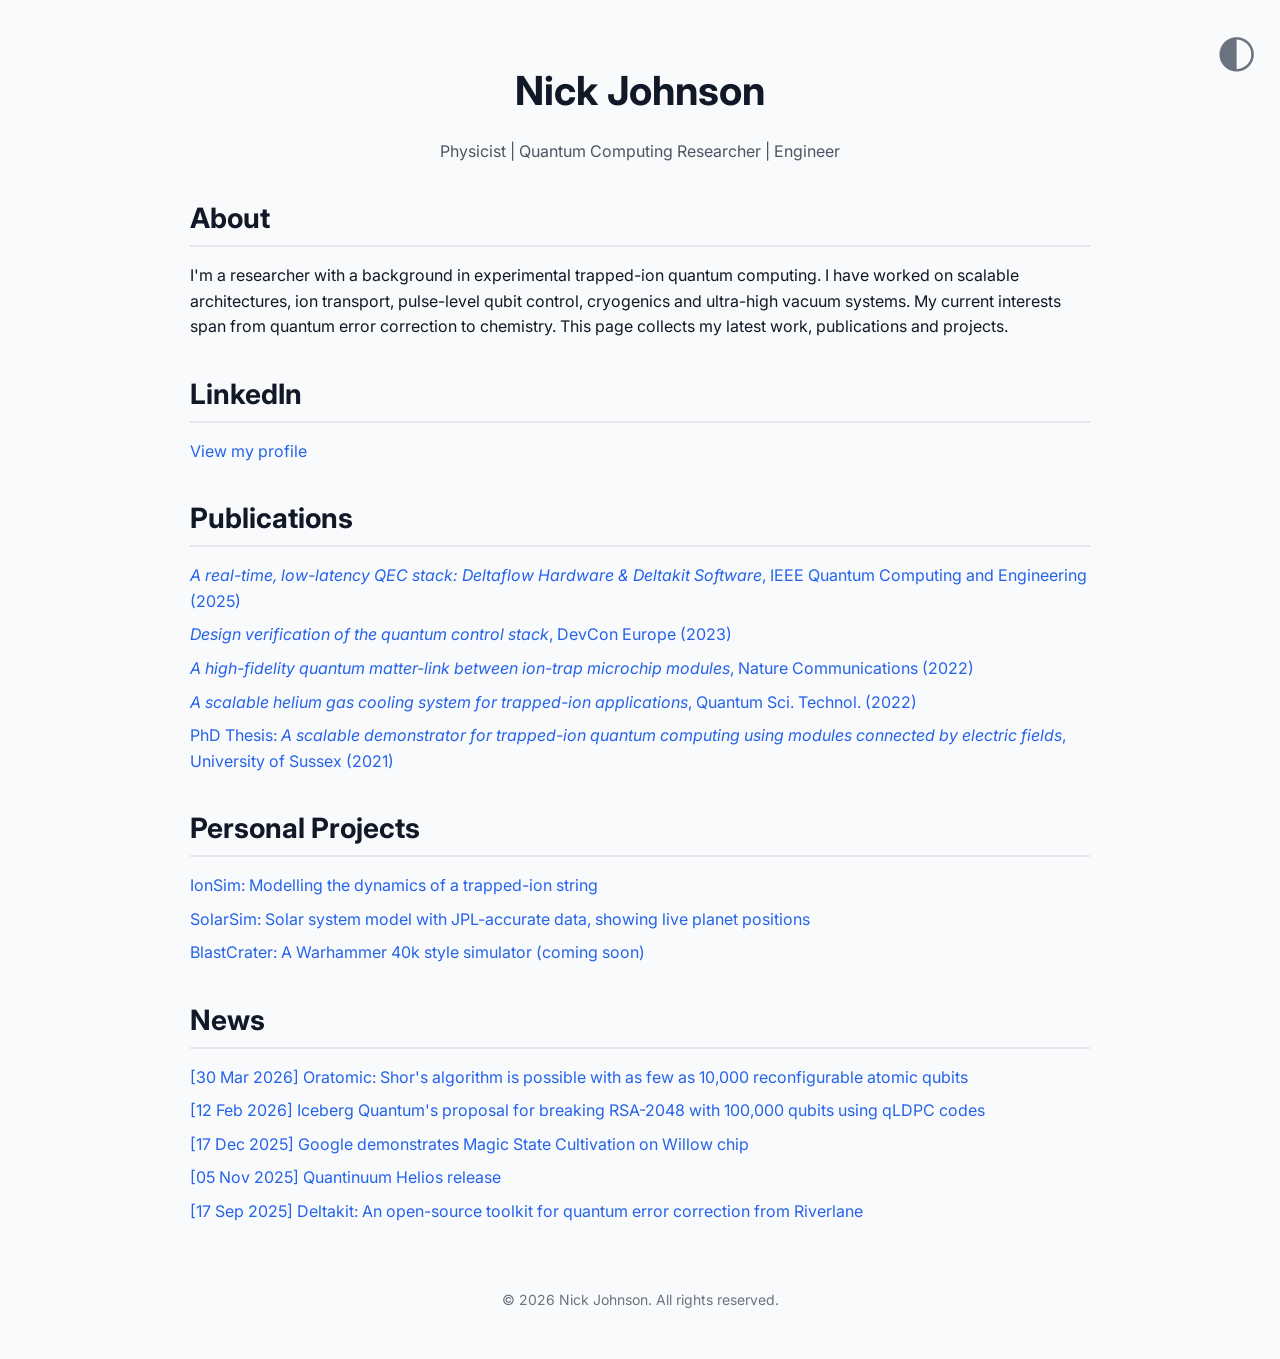
<file: index.html>
<!DOCTYPE html>
<html lang="en">
<head>
  <!-- Google tag (gtag.js) -->
  <script async src="https://www.googletagmanager.com/gtag/js?id=G-VW1NP9LJGQ"></script>
  <script>
    window.dataLayer = window.dataLayer || [];
    function gtag(){dataLayer.push(arguments);}
    gtag('js', new Date());
  
    gtag('config', 'G-VW1NP9LJGQ');
  </script>
  
  <meta charset="UTF-8">
  <meta name="viewport" content="width=device-width, initial-scale=1.0">
  <title>Nick Johnson</title>
  <link href="https://fonts.googleapis.com/css2?family=Inter:wght@400;600;700&display=swap" rel="stylesheet">
  <style>
    body {
      font-family: 'Inter', sans-serif;
      margin: 0;
      padding: 0;
      background-color: #f9fafb;
      color: #111827;
      line-height: 1.6;
      transition: background-color 0.3s, color 0.3s;
    }
    body.dark {
      background-color: #111827;
      color: #f3f4f6;
    }
    a {
      color: #2563eb;
      text-decoration: none;
      transition: color 0.3s;
    }
    body.dark a {
      color: #93c5fd;
    }
    a:hover {
      text-decoration: underline;
    }
    .container {
      max-width: 900px;
      margin: auto;
      padding: 2rem 1rem;
    }
    h1, h2 {
      margin-bottom: 0.5rem;
      font-weight: 700;
    }
    h1 {
      font-size: 2.5rem;
      text-align: center;
    }
    h2 {
      font-size: 1.75rem;
      margin-top: 2rem;
      border-bottom: 2px solid #e5e7eb;
      padding-bottom: 0.25rem;
    }
    body.dark h2 {
      border-color: #374151;
    }
    ul {
      list-style-type: none;
      padding-left: 0;
    }
    li {
      margin-bottom: 0.5rem;
    }
    .section {
      margin-bottom: 2rem;
    }
    .footer {
      text-align: center;
      font-size: 0.875rem;
      color: #6b7280;
      margin-top: 4rem;
      padding-bottom: 1rem;
    }
    body.dark .footer {
      color: #b4bbc7;
    }
    .toggle {
      position: fixed;
      top: 1rem;
      right: 1rem;
      background-color: transparent;
      color: #6b7280;
      border: none;
      padding: 0.5rem;
      border-radius: 50%;
      cursor: pointer;
      font-size: 2.8rem;
      transition: color 0.3s, transform 0.3s;
    }
    .toggle:hover {
      transform: scale(1.1);
    }
    body.dark .toggle {
      color: #d1d5db;
    }
    .subtitle {
      text-align: center;
      color: #4b5563; /* doesn't change in light mode */
    }
    body.dark .subtitle {
      color: #b4bbc7; /* lighter grey in dark mode */
    }
    @media (max-width: 600px) {
      h1 {
        font-size: 2rem;
      }
      h2 {
        font-size: 1.5rem;
      }
      .toggle {
        font-size: 2.4rem;
      }
    }
  </style>
</head>
<body>
  <button class="toggle" id="themeToggle" aria-label="Toggle Dark Mode">◐</button>
  <div class="container">
    <header class="section">
      <h1>Nick Johnson</h1>
      <p class="subtitle">Physicist | Quantum Computing Researcher | Engineer</p>
    </header>

    <section class="section">
      <h2>About</h2>
      <p>I'm a researcher with a background in experimental trapped-ion quantum computing. I have worked on scalable architectures, ion transport, pulse-level qubit control, cryogenics and ultra-high vacuum systems. My current interests span from quantum error correction to chemistry. This page collects my latest work, publications and projects.</p>
    </section>

    <section class="section">
      <h2>LinkedIn</h2>
      <ul>
        <li><a href="https://www.linkedin.com/in/nickianjohnson/" target="_blank">View my profile</a></li>
      </ul>
    </section>

    <section class="section">
      <h2>Publications</h2>
      <ul>
        <li><a href="https://ieeexplore.ieee.org/document/11249874" target="_blank"><i>A real-time, low-latency QEC stack: Deltaflow Hardware & Deltakit Software</i>, IEEE Quantum Computing and Engineering (2025)</a></li>
        <li><a href="https://arxiv.org/abs/2310.05229" target="_blank"><i>Design verification of the quantum control stack</i>, DevCon Europe (2023)</a></li>
        <li><a href="https://www.nature.com/articles/s41467-022-35285-3" target="_blank"><i>A high-fidelity quantum matter-link between ion-trap microchip modules</i>, Nature Communications (2022)</a></li>
        <li><a href="https://iopscience.iop.org/article/10.1088/2058-9565/ac5d7d/meta" target="_blank"><i>A scalable helium gas cooling system for trapped-ion applications</i>, Quantum Sci. Technol. (2022)</a></li>
        <li><a href="https://sussex.figshare.com/articles/thesis/A_scalable_demonstrator_for_trapped-ion_quantum_computing_using_modules_connected_by_electric_fields/23487251?file=41195876" target="_blank">PhD Thesis: <i>A scalable demonstrator for trapped-ion quantum computing using modules connected by electric fields</i>, University of Sussex (2021)</a></li>
      </ul>
    </section>

    <section class="section">
      <h2>Personal Projects</h2>
      <ul>
        <li><a href="/ionsim" target="_blank">IonSim: Modelling the dynamics of a trapped-ion string</a></li>
        <li><a href="/solarsim" target="_blank">SolarSim: Solar system model with JPL-accurate data, showing live planet positions</a></li>
        <li><a href="https://blastcrater.net" target="_blank">BlastCrater: A Warhammer 40k style simulator (coming soon)</a></li>
      </ul>
    </section>

    <section class="section">
      <h2>News</h2>
      <ul>
        <li><a href="https://arxiv.org/abs/2603.28627" target="_blank">[30 Mar 2026] Oratomic: Shor's algorithm is possible with as few as 10,000 reconfigurable atomic qubits</a></li>
        <li><a href="https://arxiv.org/abs/2602.11457" target="_blank">[12 Feb 2026] Iceberg Quantum's proposal for breaking RSA-2048 with 100,000 qubits using qLDPC codes</a></li>
        <li><a href="https://www.linkedin.com/posts/emmarosenfeld_im-excited-to-announce-our-latest-work-on-activity-7406871333004881920-wS8f/" target="_blank">[17 Dec 2025] Google demonstrates Magic State Cultivation on Willow chip</a></li>
        <li><a href="https://www.quantinuum.com/blog/introducing-helios-the-most-accurate-quantum-computer-in-the-world" target="_blank">[05 Nov 2025] Quantinuum Helios release</a></li>
        <li><a href="https://www.riverlane.com/deltakit" target="_blank">[17 Sep 2025] Deltakit: An open-source toolkit for quantum error correction from Riverlane</a></li>
      </ul>
    </section>

    <footer class="footer">
      © 2026 Nick Johnson. All rights reserved.
    </footer>
  </div>
  <script>
    const toggleButton = document.getElementById('themeToggle');
    function updateIcon() {
      toggleButton.textContent = document.body.classList.contains('dark') ? '◑' : '◐';
    }
    function toggleDarkMode() {
      document.body.classList.toggle('dark');
      localStorage.setItem('darkMode', document.body.classList.contains('dark'));
      updateIcon();
    }
    toggleButton.addEventListener('click', toggleDarkMode);
    if (localStorage.getItem('darkMode') === 'true') {
      document.body.classList.add('dark');
    }
    updateIcon();
  </script>
</body>
</html>
</file>
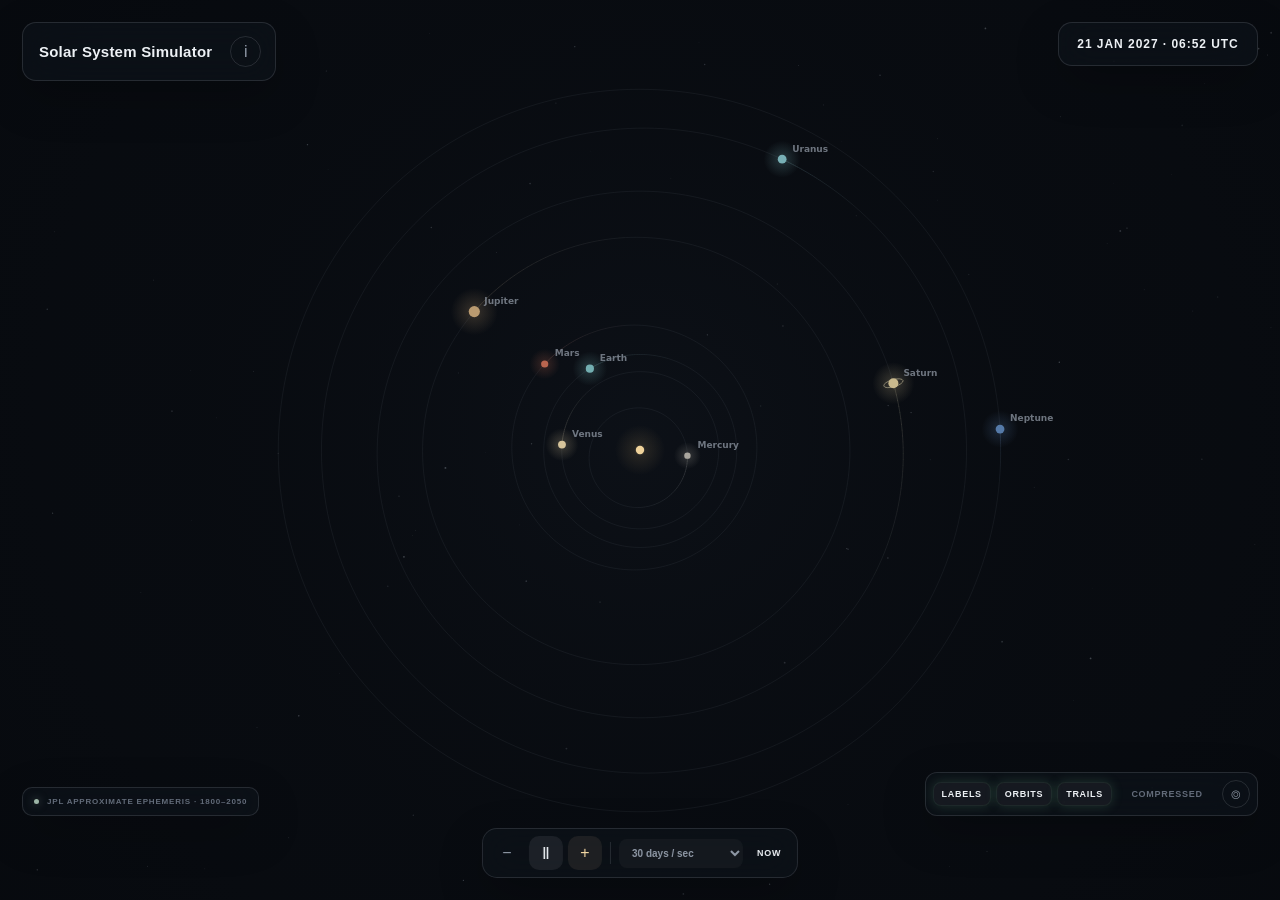
<file: solarsim/index.html>
<!doctype html>
<html lang="en-GB">
<head>
  <!-- Google tag (gtag.js) -->
  <script async src="https://www.googletagmanager.com/gtag/js?id=G-VW1NP9LJGQ"></script>
  <script>
    window.dataLayer = window.dataLayer || [];
    function gtag(){dataLayer.push(arguments);}
    gtag('js', new Date());
  
    gtag('config', 'G-VW1NP9LJGQ');
  </script>
  
  <meta charset="utf-8" />
  <meta name="viewport" content="width=device-width, initial-scale=1, viewport-fit=cover" />
  <meta name="theme-color" content="#080b10" />
  <meta name="description" content="A design-led, Solar System simulator using JPL approximate planetary elements." />
  <title>Solar System Simulator</title>
  <link rel="stylesheet" href="style.css" />
</head>
<body>
  <main class="app" aria-label="Solar System Simulator">
    <canvas id="space" aria-label="Top-down animated view of the Solar System"></canvas>

    <header class="masthead glass-edge">
      <div>
        <h1>Solar System Simulator</h1>
      </div>
      <button id="aboutButton" class="icon-button" type="button" aria-label="About this simulator">i</button>
    </header>

    <button id="dateButton" class="date-readout glass-edge" type="button" aria-label="Choose simulation date and display time zone">
      <span id="dateMain">—</span>
    </button>

    <div class="model-note glass-edge" aria-label="Astronomical model">
      <span class="status-dot"></span>
      <span id="modelText">JPL approximate ephemeris · 1800–2050</span>
    </div>

    <section class="view-controls glass-edge" aria-label="View controls">
      <label class="compact-toggle">
        <input id="labelsToggle" type="checkbox" checked />
        <span>Labels</span>
      </label>
      <label class="compact-toggle">
        <input id="orbitsToggle" type="checkbox" checked />
        <span>Orbits</span>
      </label>
      <label class="compact-toggle">
        <input id="trailsToggle" type="checkbox" checked />
        <span>Trails</span>
      </label>
      <button id="scaleButton" class="text-button" type="button" aria-label="Change distance scale">Compressed</button>
      <button id="resetViewButton" class="icon-button small" type="button" aria-label="Reset zoom" data-tooltip="Reset zoom">⌾</button>
    </section>

    <section class="timeline glass-edge" aria-label="Simulation timeline">
      <button id="reverseButton" class="transport-button" type="button" aria-label="Run time backwards" data-tooltip="Run backwards">−</button>
      <button id="playButton" class="transport-button primary" type="button" aria-label="Pause simulation">Ⅱ</button>
      <button id="forwardButton" class="transport-button" type="button" aria-label="Run time forwards" data-tooltip="Run forwards">+</button>
      <span class="divider" aria-hidden="true"></span>
      <label class="speed-label">
        <span class="sr-only">Simulation speed</span>
        <select id="speedSelect" aria-label="Simulation speed">
          <option value="0.000011574074">Real time</option>
          <option value="1">1 day / sec</option>
          <option value="10">10 days / sec</option>
          <option value="30" selected>30 days / sec</option>
          <option value="100">100 days / sec</option>
          <option value="365.256">1 year / sec</option>
          <option value="3652.56">10 years / sec</option>
          <option value="36525.6">100 years / sec</option>
        </select>
      </label>
      <button id="nowButton" class="text-button strong" type="button">Now</button>
    </section>

    <aside id="planetCard" class="planet-card glass-panel" hidden aria-live="polite">
      <button id="closePlanetCard" class="icon-button card-close" type="button" aria-label="Close planet details">×</button>
      <div class="planet-heading">
        <span id="planetSwatch" class="planet-swatch"></span>
        <div>
          <p class="eyebrow">Selected planet</p>
          <h2 id="planetName">Earth</h2>
        </div>
      </div>
      <dl class="metrics">
        <div><dt>From Sun</dt><dd id="planetDistance">—</dd></div>
        <div><dt>From Earth (approx.)</dt><dd id="earthDistance">—</dd></div>
        <div><dt>Kepler speed</dt><dd id="planetVelocity">—</dd></div>
        <div><dt>Longitude</dt><dd id="planetLongitude">—</dd></div>
        <div><dt>Latitude</dt><dd id="planetLatitude">—</dd></div>
        <div><dt>Orbital period</dt><dd id="planetPeriod">—</dd></div>
      </dl>
      <div class="card-actions">
        <button id="focusButton" class="action-button" type="button">Focus</button>
        <button id="clearFocusButton" class="action-button muted" type="button" hidden>Overview</button>
      </div>
    </aside>

    <dialog id="dateDialog" class="modal glass-panel">
      <form id="dateForm" method="dialog">
        <div class="modal-header">
          <div>
            <p class="eyebrow">Simulation time</p>
            <h2>Choose a date</h2>
          </div>
          <button id="dateDialogClose" class="icon-button dialog-close" type="button" aria-label="Close date picker">×</button>
        </div>
        <div class="date-picker-row">
          <label class="date-picker-field">
            <span>Date</span>
            <input id="dateInput" type="date" min="0001-01-01" max="3000-12-31" required />
          </label>
          <label class="era-picker-field">
            <span>Era</span>
            <select id="eraInput" aria-label="Date era">
              <option value="CE" selected>CE</option>
              <option value="BCE">BCE</option>
            </select>
          </label>
        </div>
        <label>
          <span>Time</span>
          <input id="timeInput" type="time" step="1" required />
        </label>
        <label>
          <span>Time zone</span>
          <select id="timeZoneInput" aria-label="Display time zone">
            <option value="utc">UTC</option>
            <option value="london">London (GMT/BST)</option>
            <option value="new-york">New York (EST/EDT)</option>
            <option value="los-angeles">Los Angeles (PST/PDT)</option>
            <option value="dubai">Dubai (GST)</option>
            <option value="delhi">Delhi (IST)</option>
            <option value="tokyo">Tokyo (JST)</option>
            <option value="sydney">Sydney (AEST/AEDT)</option>
          </select>
        </label>
        <p class="dialog-note">Uses the tighter 1800–2050 fit near today and a smoothly blended long-range fit to 3000 BCE–3000 CE. The selected time zone uses IANA daylight-saving rules from 1900–2100 and a fixed standard offset outside that interval.</p>
        <div id="dateWarning" class="warning" hidden></div>
        <div class="modal-actions">
          <button id="dialogNowButton" class="action-button muted" type="button">Use now</button>
          <button class="action-button" value="apply" type="submit">Apply</button>
        </div>
      </form>
    </dialog>

    <dialog id="aboutDialog" class="modal about-modal glass-panel">
      <form method="dialog">
        <div class="modal-header">
          <div>
            <p class="eyebrow">Methodology</p>
            <h2>A calm astronomical instrument</h2>
          </div>
          <button class="icon-button dialog-close" value="cancel" aria-label="Close information">×</button>
        </div>
        <div class="about-copy">
          <p>The view is heliocentric, looking down on the J2000 ecliptic plane from the north. Planet markers are symbolic; orbital distances are not the same scale as planet sizes.</p>
          <p>Positions are calculated locally from JPL’s published approximate Keplerian elements and secular rates. The tighter 1800–2050 fit is retained around today; JPL’s 3000 BCE–3000 CE fit is used outside that interval, with smooth Cartesian blending from 1800–1810 and 2040–2050. It is suitable for accurate visualisation, not spacecraft navigation.</p>
          <p><strong>Compressed</strong> mode applies a logarithmic radial transform while preserving each planet’s true angular direction. <strong>True distance</strong> uses a linear AU scale.</p>
          <p>Drag to pan, scroll or pinch to zoom, and double-click to reset. Keyboard: Space play/pause, N now, R reset, L labels, O orbits, Escape close.</p>
          <p class="fine-print">Earth is represented by JPL’s Earth–Moon barycentre. “From Earth” distances are therefore geometric EMB distances. UTC is converted toward ephemeris time using the leap-second history through 2026 and NASA ΔT polynomials elsewhere; TT is used as a sub-millisecond-to-millisecond proxy for TDB. The displayed speed is the two-body vis-viva speed of the fitted ellipse, or the numerical speed of the blended trajectory during transition windows. Civil-zone conversions use the browser’s IANA time-zone database from 1900–2100. Outside that interval, clean fixed standard offsets are shown because ancient and far-future daylight-saving rules are undefined.</p>
        </div>
        <div class="modal-actions">
          <button class="action-button" value="close">Close</button>
        </div>
      </form>
    </dialog>

    <div id="toast" class="toast glass-edge" role="status" aria-live="polite" hidden></div>
  </main>

  <script src="script.js"></script>
</body>
</html>
</file>
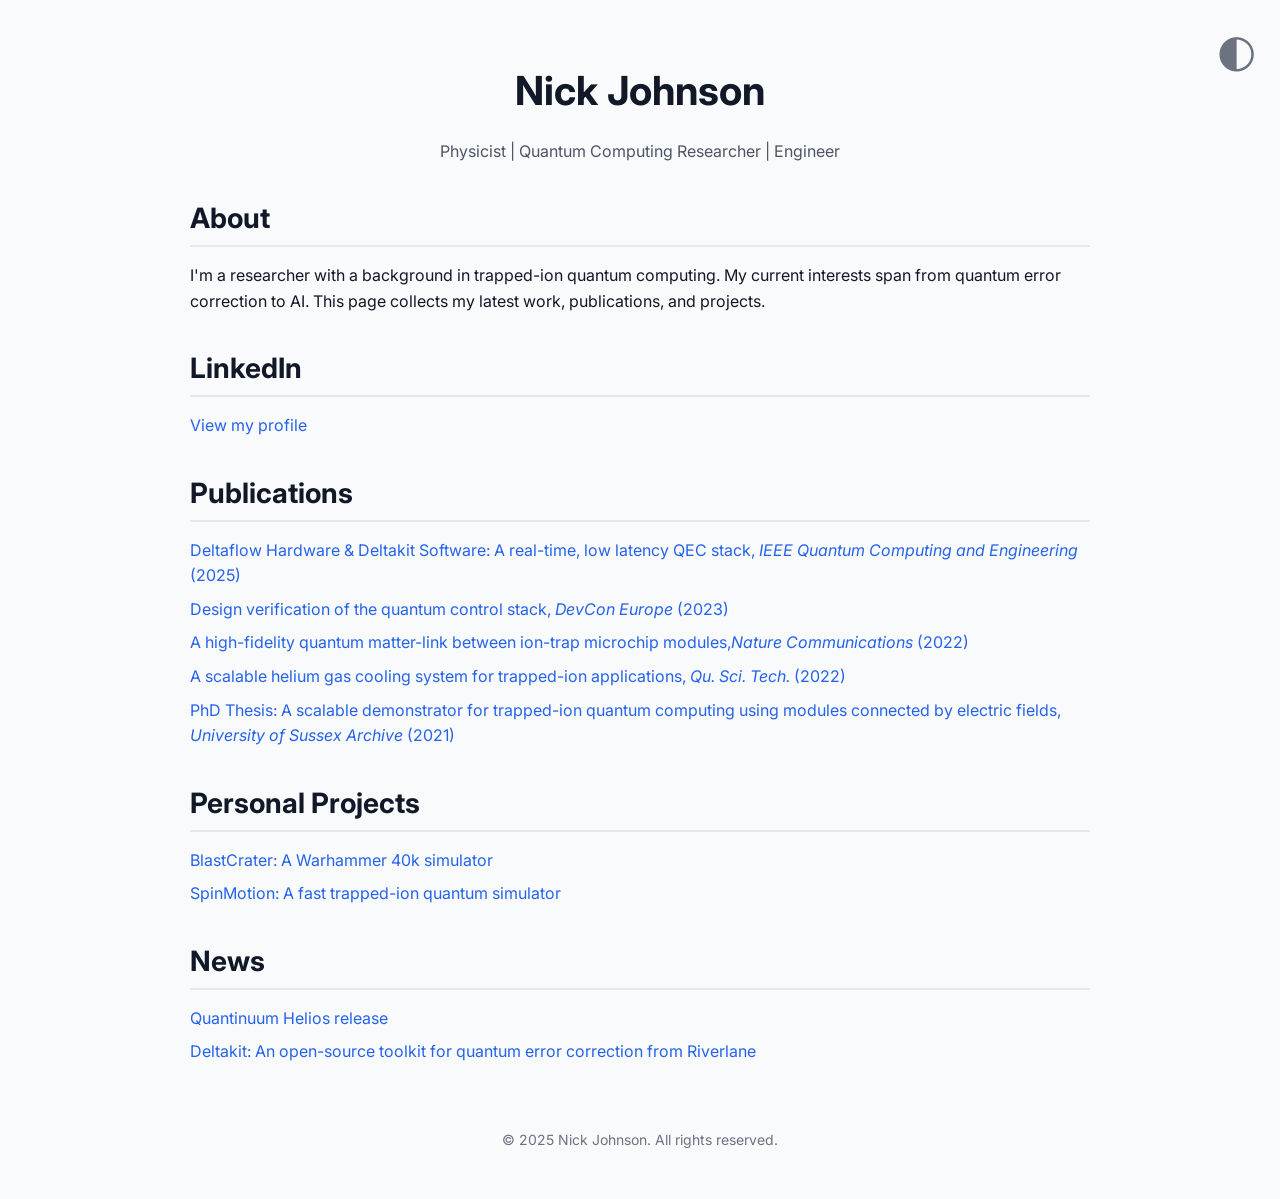
<file: personal_webpage.html>
<!DOCTYPE html>
<html lang="en">
<head>
  <meta charset="UTF-8">
  <meta name="viewport" content="width=device-width, initial-scale=1.0">
  <title>Nick Johnson</title>
  <link href="https://fonts.googleapis.com/css2?family=Inter:wght@400;600;700&display=swap" rel="stylesheet">
  <style>
    body {
      font-family: 'Inter', sans-serif;
      margin: 0;
      padding: 0;
      background-color: #f9fafb;
      color: #111827;
      line-height: 1.6;
      transition: background-color 0.3s, color 0.3s;
    }
    body.dark {
      background-color: #111827;
      color: #f3f4f6;
    }
    a {
      color: #2563eb;
      text-decoration: none;
      transition: color 0.3s;
    }
    body.dark a {
      color: #93c5fd;
    }
    a:hover {
      text-decoration: underline;
    }
    .container {
      max-width: 900px;
      margin: auto;
      padding: 2rem 1rem;
    }
    h1, h2 {
      margin-bottom: 0.5rem;
      font-weight: 700;
    }
    h1 {
      font-size: 2.5rem;
      text-align: center;
    }
    h2 {
      font-size: 1.75rem;
      margin-top: 2rem;
      border-bottom: 2px solid #e5e7eb;
      padding-bottom: 0.25rem;
    }
    body.dark h2 {
      border-color: #374151;
    }
    ul {
      list-style-type: none;
      padding-left: 0;
    }
    li {
      margin-bottom: 0.5rem;
    }
    .section {
      margin-bottom: 2rem;
    }
    .footer {
      text-align: center;
      font-size: 0.875rem;
      color: #6b7280;
      margin-top: 4rem;
      padding-bottom: 1rem;
    }
    body.dark .footer {
      color: #b4bbc7;
    }
    .toggle {
      position: fixed;
      top: 1rem;
      right: 1rem;
      background-color: transparent;
      color: #6b7280;
      border: none;
      padding: 0.5rem;
      border-radius: 50%;
      cursor: pointer;
      font-size: 2.8rem;
      transition: color 0.3s, transform 0.3s;
    }
    .toggle:hover {
      transform: scale(1.1);
    }
    body.dark .toggle {
      color: #d1d5db;
    }
    .subtitle {
      text-align: center;
      color: #4b5563; /* unchanged in light mode */
    }
    body.dark .subtitle {
      color: #b4bbc7; /* lighter grey in dark mode */
    }
    @media (max-width: 600px) {
      h1 {
        font-size: 2rem;
      }
      h2 {
        font-size: 1.5rem;
      }
      .toggle {
        font-size: 2.4rem;
      }
    }
  </style>
</head>
<body>
  <button class="toggle" id="themeToggle" aria-label="Toggle Dark Mode">◐</button>
  <div class="container">
    <header class="section">
      <h1>Nick Johnson</h1>
      <p class="subtitle">Physicist | Quantum Computing Researcher | Engineer</p>
    </header>

    <section class="section">
      <h2>About</h2>
      <p>I'm a researcher with a background in trapped-ion quantum computing. My current interests span from quantum error correction to AI. This page collects my latest work, publications, and projects.</p>
    </section>

    <section class="section">
      <h2>LinkedIn</h2>
      <ul>
        <li><a href="https://www.linkedin.com/in/nickianjohnson/" target="_blank">View my profile</a></li>
      </ul>
    </section>

    <section class="section">
      <h2>Publications</h2>
      <ul>
        <li><a href="https://arxiv.org/abs/2409.04628" target="_blank">Deltaflow Hardware & Deltakit Software: A real-time, low latency QEC stack, <i>IEEE Quantum Computing and Engineering</i> (2025)</a></li>
        <li><a href="https://arxiv.org/abs/2310.05229" target="_blank">Design verification of the quantum control stack, <i>DevCon Europe</i> (2023)</a></li>
        <li><a href="https://www.nature.com/articles/s41467-022-35285-3" target="_blank">A high-fidelity quantum matter-link between ion-trap microchip modules,<i>Nature Communications</i> (2022)</a></li>
        <li><a href="https://iopscience.iop.org/article/10.1088/2058-9565/ac5d7d/meta" target="_blank">A scalable helium gas cooling system for trapped-ion applications, <i>Qu. Sci. Tech.</i> (2022)</a></li>
        <li><a href="https://sussex.figshare.com/articles/thesis/A_scalable_demonstrator_for_trapped-ion_quantum_computing_using_modules_connected_by_electric_fields/23487251?file=41195876" target="_blank">PhD Thesis: A scalable demonstrator for trapped-ion quantum computing using modules connected by electric fields, <i>University of Sussex Archive</i> (2021)</a></li>
      </ul>
    </section>

    <section class="section">
      <h2>Personal Projects</h2>
      <ul>
        <li><a href="https://blastcrater.net" target="_blank">BlastCrater: A Warhammer 40k simulator</a></li>
        <li><a href="#" target="_blank">SpinMotion: A fast trapped-ion quantum simulator</a></li>
      </ul>
    </section>

    <section class="section">
      <h2>News</h2>
      <ul>
        <li><a href="https://www.quantinuum.com/blog/introducing-helios-the-most-accurate-quantum-computer-in-the-world" target="_blank">Quantinuum Helios release</a></li>
        <li><a href="https://deltakit.riverlane.com/" target="_blank">Deltakit: An open-source toolkit for quantum error correction from Riverlane</a></li>
      </ul>
    </section>

    <footer class="footer">
      © 2025 Nick Johnson. All rights reserved.
    </footer>
  </div>
  <script>
    const toggleButton = document.getElementById('themeToggle');
    function updateIcon() {
      toggleButton.textContent = document.body.classList.contains('dark') ? '◑' : '◐';
    }
    function toggleDarkMode() {
      document.body.classList.toggle('dark');
      localStorage.setItem('darkMode', document.body.classList.contains('dark'));
      updateIcon();
    }
    toggleButton.addEventListener('click', toggleDarkMode);
    if (localStorage.getItem('darkMode') === 'true') {
      document.body.classList.add('dark');
    }
    updateIcon();
  </script>
</body>
</html>
</file>
<file: solarsim/style.css>
:root {
  color-scheme: dark;
  --bg: #080b10;
  --bg-soft: rgba(13, 18, 26, 0.72);
  --panel: rgba(13, 18, 26, 0.88);
  --line: rgba(221, 229, 240, 0.13);
  --line-strong: rgba(221, 229, 240, 0.24);
  --text: #edf1f5;
  --muted: #9099a7;
  --faint: #626b79;
  --warm: #f4d8a4;
  --radius: 14px;
  --font: Inter, ui-sans-serif, -apple-system, BlinkMacSystemFont, "Segoe UI", sans-serif;
}

* { box-sizing: border-box; }

html, body {
  width: 100%;
  height: 100%;
  margin: 0;
  overflow: hidden;
  background: var(--bg);
  color: var(--text);
  font-family: var(--font);
}

button, input, select { font: inherit; }
button { color: inherit; }

.app {
  position: relative;
  width: 100%;
  height: 100%;
  min-height: 480px;
  isolation: isolate;
  background:
    radial-gradient(circle at 50% 44%, rgba(29, 39, 53, 0.16), transparent 42%),
    linear-gradient(180deg, #090d13 0%, #070a0f 100%);
}

#space {
  position: absolute;
  inset: 0;
  width: 100%;
  height: 100%;
  touch-action: none;
  cursor: grab;
}

#space.dragging { cursor: grabbing; }

.glass-edge,
.glass-panel {
  border: 1px solid var(--line);
  background: var(--bg-soft);
  box-shadow: 0 16px 46px rgba(0, 0, 0, 0.22);
  backdrop-filter: blur(18px) saturate(110%);
  -webkit-backdrop-filter: blur(18px) saturate(110%);
}

.masthead {
  position: absolute;
  z-index: 3;
  top: max(22px, env(safe-area-inset-top));
  left: max(22px, env(safe-area-inset-left));
  display: flex;
  align-items: center;
  gap: 18px;
  min-width: 190px;
  padding: 13px 14px 13px 16px;
  border-radius: var(--radius);
}

h1, h2, p { margin: 0; }

.masthead h1 {
  font-size: 15px;
  font-weight: 570;
  letter-spacing: 0.015em;
}

.masthead p,
.eyebrow {
  margin-top: 3px;
  color: var(--muted);
  font-size: 9px;
  font-weight: 650;
  line-height: 1.25;
  letter-spacing: 0.16em;
  text-transform: uppercase;
}

.icon-button,
.transport-button,
.text-button,
.action-button {
  border: 0;
  background: transparent;
  cursor: pointer;
}

.icon-button {
  display: grid;
  width: 31px;
  height: 31px;
  place-items: center;
  border: 1px solid var(--line);
  border-radius: 50%;
  color: var(--muted);
  transition: 180ms ease;
}

.icon-button:hover,
.icon-button:focus-visible {
  border-color: var(--line-strong);
  color: var(--text);
  background: rgba(255, 255, 255, 0.045);
}

.icon-button.small { width: 28px; height: 28px; }

[data-tooltip] { position: relative; }
[data-tooltip]::after {
  content: attr(data-tooltip);
  position: absolute;
  z-index: 12;
  right: 0;
  bottom: calc(100% + 9px);
  padding: 6px 8px;
  border: 1px solid var(--line);
  border-radius: 8px;
  background: var(--panel);
  box-shadow: 0 10px 28px rgba(0, 0, 0, .24);
  color: var(--text);
  font-size: 9px;
  font-weight: 570;
  letter-spacing: .02em;
  line-height: 1;
  white-space: nowrap;
  pointer-events: none;
  opacity: 0;
  transform: translateY(3px);
  transition: opacity 120ms ease 0ms, transform 120ms ease 0ms;
}
[data-tooltip]:hover::after,
[data-tooltip]:focus-visible::after {
  opacity: 1;
  transform: translateY(0);
  transition-delay: 500ms;
}

.date-readout {
  position: absolute;
  z-index: 3;
  top: max(22px, env(safe-area-inset-top));
  right: max(22px, env(safe-area-inset-right));
  display: flex;
  align-items: baseline;
  justify-content: center;
  gap: 9px;
  width: 200px;
  padding: 14px 16px;
  border-radius: var(--radius);
  color: var(--text);
  white-space: nowrap;
  cursor: pointer;
}

#dateMain {
  font-size: 12px;
  font-weight: 570;
  font-variant-numeric: tabular-nums;
  letter-spacing: 0.08em;
  text-transform: uppercase;
}

.model-note {
  position: absolute;
  z-index: 3;
  left: max(22px, env(safe-area-inset-left));
  bottom: calc(max(22px, env(safe-area-inset-bottom)) + 62px);
  display: flex;
  align-items: center;
  gap: 8px;
  padding: 9px 11px;
  border-radius: 10px;
  color: var(--faint);
  font-size: 8px;
  font-weight: 650;
  letter-spacing: 0.1em;
  text-transform: uppercase;
}

.status-dot {
  width: 5px;
  height: 5px;
  border-radius: 50%;
  background: #9cb5a7;
  box-shadow: 0 0 9px rgba(156, 181, 167, 0.5);
}

.view-controls {
  position: absolute;
  z-index: 3;
  right: max(22px, env(safe-area-inset-right));
  bottom: calc(max(22px, env(safe-area-inset-bottom)) + 62px);
  display: flex;
  align-items: center;
  gap: 5px;
  padding: 7px;
  border-radius: 12px;
}

.compact-toggle input { position: absolute; opacity: 0; pointer-events: none; }
.compact-toggle span,
.text-button {
  display: block;
  padding: 7px 9px;
  border-radius: 8px;
  color: var(--faint);
  font-size: 9px;
  font-weight: 650;
  letter-spacing: 0.08em;
  text-transform: uppercase;
  transition: 180ms ease;
  cursor: pointer;
}

#scaleButton {
  width: 100px;
  text-align: center;
  white-space: nowrap;
}

.compact-toggle input:checked + span,
.compact-toggle:hover span,
.compact-toggle input:focus-visible + span,
.text-button:hover,
.text-button:focus-visible {
  color: var(--text);
  background: rgba(255, 255, 255, 0.045);
}

.compact-toggle input:checked + span {
  box-shadow: 0 0 12px rgba(126, 214, 153, 0.18), inset 0 0 0 1px rgba(126, 214, 153, 0.08);
}

.timeline {
  position: absolute;
  z-index: 4;
  left: 50%;
  bottom: max(22px, env(safe-area-inset-bottom));
  display: flex;
  align-items: center;
  gap: 5px;
  transform: translateX(-50%);
  padding: 7px;
  border-radius: 15px;
}

.transport-button {
  display: grid;
  width: 34px;
  height: 34px;
  place-items: center;
  border-radius: 10px;
  color: var(--muted);
  font-size: 16px;
  transition: 180ms ease;
}

.transport-button:hover,
.transport-button:focus-visible { color: var(--text); background: rgba(255,255,255,.05); }
.transport-button.primary { color: var(--text); background: rgba(255,255,255,.07); }
.transport-button.active { color: var(--warm); background: rgba(244, 216, 164, 0.08); }

.divider { width: 1px; height: 22px; margin: 0 3px; background: var(--line); }

.speed-label select {
  width: 124px;
  padding: 8px 25px 8px 9px;
  border: 0;
  border-radius: 8px;
  outline: 0;
  background: rgba(255,255,255,.035);
  color: var(--muted);
  font-size: 10px;
  font-weight: 570;
  cursor: pointer;
}

.speed-label select:focus-visible { box-shadow: 0 0 0 2px rgba(230, 235, 241, 0.3); }
.text-button.strong { color: var(--text); }

.planet-card {
  position: absolute;
  z-index: 5;
  top: 50%;
  right: max(22px, env(safe-area-inset-right));
  width: min(300px, calc(100vw - 44px));
  padding: 20px;
  border-radius: 18px;
  transform: translateY(-50%);
}

.planet-card[hidden] { display: none; }
.card-close { position: absolute; top: 12px; right: 12px; border: 0; }

.planet-heading { display: flex; align-items: center; gap: 13px; padding-right: 32px; }
.planet-swatch { width: 11px; height: 11px; border-radius: 50%; box-shadow: 0 0 14px currentColor; }
.planet-heading h2 { margin-top: 2px; font-size: 24px; font-weight: 470; letter-spacing: -0.025em; }

.metrics { display: grid; grid-template-columns: 1fr 1fr; gap: 15px 12px; margin: 22px 0 20px; }
.metrics div { min-width: 0; }
.metrics dt { color: var(--faint); font-size: 8px; font-weight: 650; letter-spacing: .11em; text-transform: uppercase; }
.metrics dd { margin: 5px 0 0; color: #dfe5eb; font-size: 12px; font-variant-numeric: tabular-nums; }
.card-actions { display: flex; gap: 8px; }

.action-button {
  min-height: 37px;
  padding: 0 15px;
  border-radius: 10px;
  background: #e7ebef;
  color: #10141a;
  font-size: 10px;
  font-weight: 700;
  letter-spacing: .08em;
  text-transform: uppercase;
}

.action-button.muted { background: rgba(255,255,255,.06); color: var(--muted); }
.action-button:hover { filter: brightness(1.06); }

.modal {
  width: min(430px, calc(100vw - 32px));
  padding: 0;
  border-radius: 20px;
  color: var(--text);
}

.modal::backdrop { background: rgba(2, 4, 7, 0.68); backdrop-filter: blur(5px); }
.modal form { padding: 22px; }
.modal-header { display: flex; align-items: flex-start; justify-content: space-between; gap: 16px; margin-bottom: 24px; }
.modal-header h2 { margin-top: 4px; font-size: 22px; font-weight: 480; letter-spacing: -.02em; }
.dialog-close { flex: 0 0 auto; }
.modal label { display: grid; gap: 8px; margin-top: 15px; color: var(--muted); font-size: 10px; font-weight: 650; letter-spacing: .08em; text-transform: uppercase; }
.date-picker-row { display: grid; grid-template-columns: minmax(0, 1fr) 86px; gap: 10px; align-items: end; }
.date-picker-row label { margin-top: 0; }
.modal input,
.modal select {
  width: 100%;
  padding: 12px;
  border: 1px solid var(--line);
  border-radius: 10px;
  outline: 0;
  background: rgba(255,255,255,.035);
  color: var(--text);
  font-variant-numeric: tabular-nums;
}
.modal input:focus,
.modal select:focus { border-color: var(--line-strong); }
.dialog-note, .fine-print { margin-top: 14px; color: var(--faint); font-size: 10px; line-height: 1.55; }
.warning { margin-top: 12px; padding: 10px; border: 1px solid rgba(221, 178, 112, .24); border-radius: 9px; color: #d9bc8a; background: rgba(221,178,112,.05); font-size: 10px; line-height: 1.4; }
.modal-actions { display: flex; justify-content: flex-end; gap: 8px; margin-top: 22px; }
.about-modal { width: min(570px, calc(100vw - 32px)); }
.about-copy { display: grid; gap: 13px; color: #bdc5cf; font-size: 12px; line-height: 1.65; }
.about-copy strong { color: var(--text); font-weight: 600; }
.about-copy .fine-print { margin: 3px 0 0; }

.toast {
  position: absolute;
  z-index: 10;
  top: 96px;
  left: 50%;
  transform: translateX(-50%);
  padding: 10px 13px;
  border-radius: 10px;
  color: var(--muted);
  font-size: 10px;
}

.sr-only {
  position: absolute;
  width: 1px;
  height: 1px;
  padding: 0;
  margin: -1px;
  overflow: hidden;
  clip: rect(0, 0, 0, 0);
  white-space: nowrap;
  border: 0;
}

button:focus-visible,
select:focus-visible,
input:focus-visible { outline: 2px solid rgba(224, 231, 239, 0.52); outline-offset: 2px; }

@media (max-width: 760px) {
  .masthead { top: max(12px, env(safe-area-inset-top)); left: max(12px, env(safe-area-inset-left)); padding: 11px 12px; min-width: 0; }
  .date-readout { top: max(12px, env(safe-area-inset-top)); right: max(12px, env(safe-area-inset-right)); padding: 12px; }
  #dateMain { font-size: 10px; letter-spacing: .04em; }
  .model-note { display: none; }
  .view-controls {
    right: auto;
    left: 50%;
    bottom: calc(max(13px, env(safe-area-inset-bottom)) + 58px);
    width: min(calc(100vw - 24px), 320px);
    max-width: calc(100vw - 24px);
    justify-content: center;
    transform: translateX(-50%);
  }
  .compact-toggle span, .text-button { padding: 7px; font-size: 8px; }
  .timeline {
    bottom: max(12px, env(safe-area-inset-bottom));
    width: min(calc(100vw - 24px), 320px);
    max-width: calc(100vw - 24px);
    justify-content: center;
  }
  .speed-label select { width: 121px; font-size: 9px; }
  .planet-card {
    top: auto;
    right: max(12px, env(safe-area-inset-right));
    bottom: calc(max(12px, env(safe-area-inset-bottom)) + 112px);
    left: max(12px, env(safe-area-inset-left));
    width: auto;
    transform: none;
  }
  .metrics { grid-template-columns: repeat(3, 1fr); }
}

@media (max-width: 480px) {
  .modal form { padding: 20px; }
  .modal label { min-width: 0; }
  .modal input,
  .modal select {
    display: block;
    max-width: 100%;
    min-width: 0;
  }
  .modal input[type="date"],
  .modal input[type="time"] {
    -webkit-appearance: none;
    appearance: none;
    inline-size: 100%;
    max-inline-size: 100%;
  }
  .modal input[type="date"]::-webkit-date-and-time-value,
  .modal input[type="time"]::-webkit-date-and-time-value {
    min-width: 0;
    text-align: left;
  }
  .date-picker-row {
    grid-template-columns: minmax(0, 1fr) 76px;
    column-gap: 12px;
  }
  .date-picker-row .date-picker-field,
  .date-picker-row .era-picker-field {
    min-width: 0;
    overflow: hidden;
  }
  .date-picker-row .date-picker-field input {
    width: calc(100% - 6px);
    justify-self: start;
  }
  .masthead p { display: none; }
  .masthead .icon-button { display: none; }
  .date-readout { max-width: 52vw; }
  .compact-toggle:nth-child(3) { display: none; }
  .timeline { gap: 2px; }
  .transport-button { width: 31px; height: 31px; }
  .speed-label select { width: 112px; padding-left: 6px; }
  .timeline .text-button { padding-inline: 6px; }
  .metrics { grid-template-columns: 1fr 1fr; }
}

@media (hover: none) and (pointer: coarse) and (orientation: landscape) and (max-height: 480px) {
  .modal form { padding: 20px; }
  .modal label { min-width: 0; }
  .modal input,
  .modal select {
    display: block;
    max-width: 100%;
    min-width: 0;
  }
  .modal input[type="date"],
  .modal input[type="time"] {
    -webkit-appearance: none;
    appearance: none;
    inline-size: 100%;
    max-inline-size: 100%;
  }
  .modal input[type="date"]::-webkit-date-and-time-value,
  .modal input[type="time"]::-webkit-date-and-time-value {
    min-width: 0;
    text-align: left;
  }
  .date-picker-row {
    grid-template-columns: minmax(0, 1fr) 76px;
    column-gap: 12px;
  }
  .date-picker-row .date-picker-field,
  .date-picker-row .era-picker-field {
    min-width: 0;
    overflow: hidden;
  }
  .date-picker-row .date-picker-field input {
    width: calc(100% - 6px);
    justify-self: start;
  }
}

@media (prefers-reduced-motion: reduce) {
  *, *::before, *::after { scroll-behavior: auto !important; transition-duration: 0.001ms !important; animation-duration: 0.001ms !important; }
}
</file>
